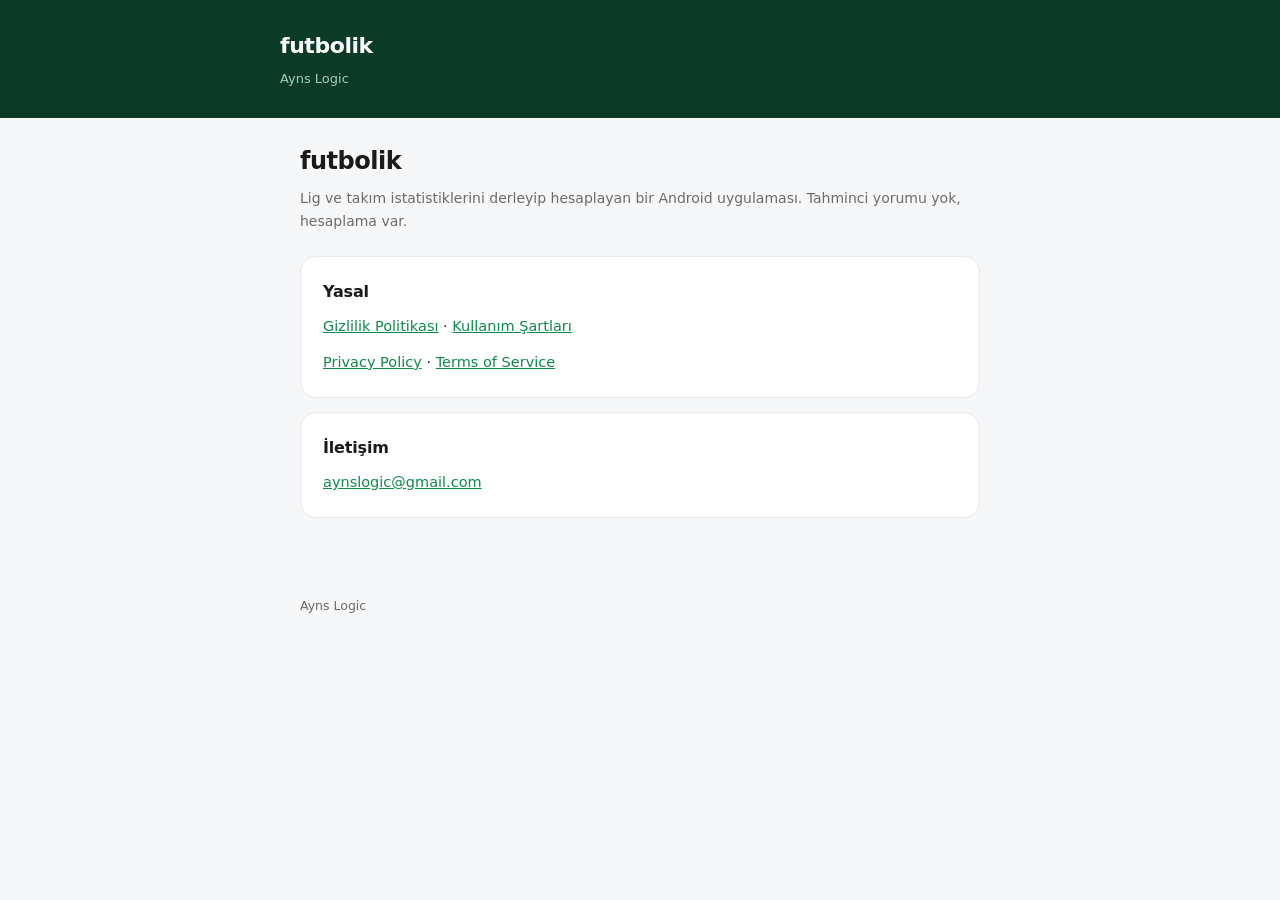
<file: index.html>
<!doctype html>
<html lang="tr">
<head>
<meta charset="utf-8">
<meta name="viewport" content="width=device-width, initial-scale=1">
<title>futbolik</title>
<meta name="description" content="futbolik — lig ve takım istatistiklerini derleyip hesaplayan Android uygulaması. Ayns Logic.">
<link rel="stylesheet" href="assets/legal.css">
</head>
<body>

<header>
  <div class="wrap">
    <a class="brand" href="./">futbolik</a>
    <p>Ayns Logic</p>
  </div>
</header>

<main>
  <h1>futbolik</h1>
  <p class="lead" style="margin-bottom:22px">
    Lig ve takım istatistiklerini derleyip hesaplayan bir Android uygulaması.
    Tahminci yorumu yok, hesaplama var.
  </p>

  <section>
    <h2>Yasal</h2>
    <p>
      <a href="privacy.html">Gizlilik Politikası</a> ·
      <a href="terms.html">Kullanım Şartları</a>
    </p>
    <p>
      <a href="privacy-en.html">Privacy Policy</a> ·
      <a href="terms-en.html">Terms of Service</a>
    </p>
  </section>

  <section>
    <h2>İletişim</h2>
    <p><a href="mailto:aynslogic@gmail.com">aynslogic@gmail.com</a></p>
  </section>
</main>

<footer>
  Ayns Logic
</footer>

</body>
</html>
</file>
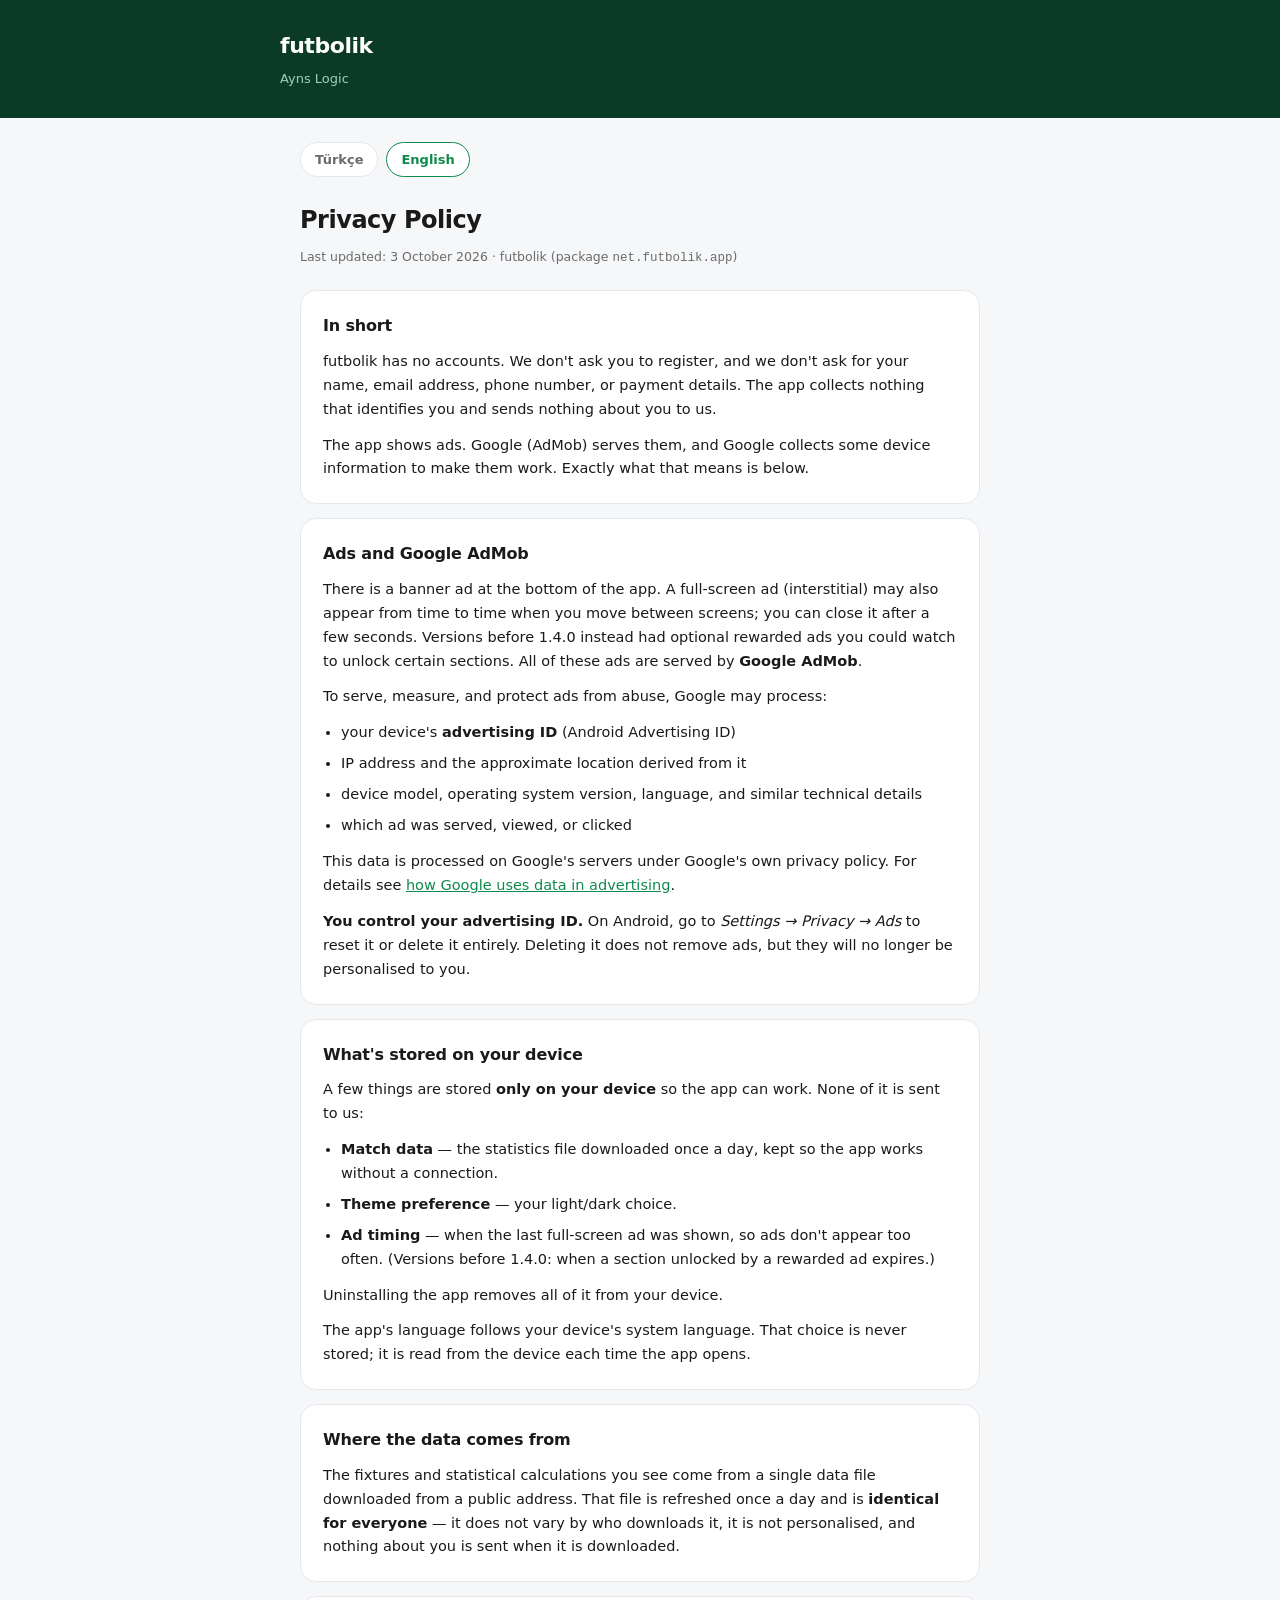
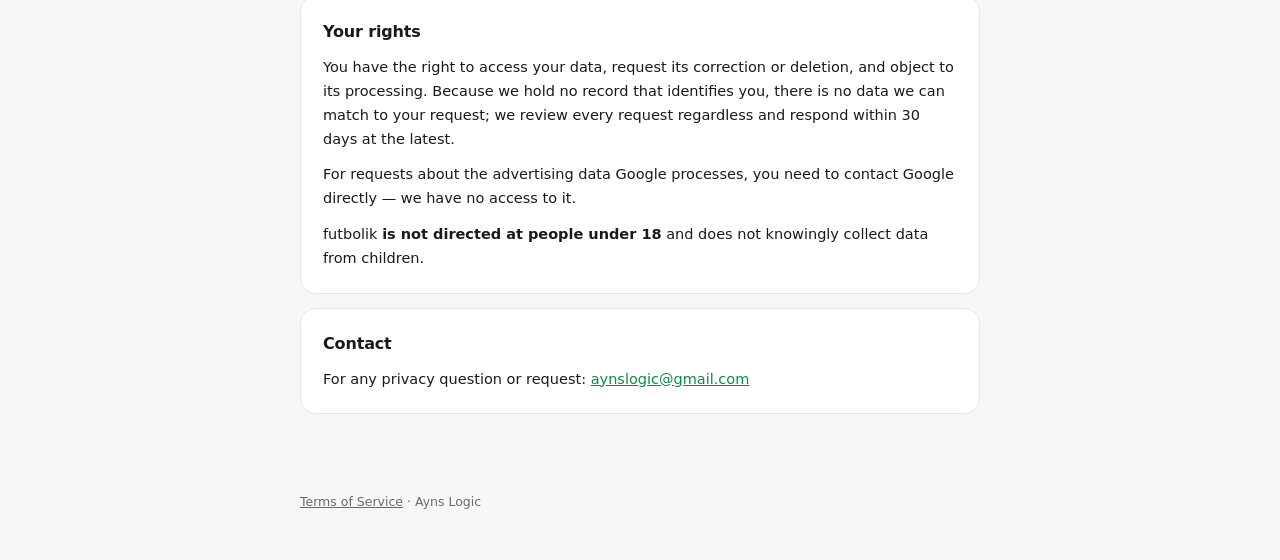
<file: privacy-en.html>
<!doctype html>
<html lang="en">
<head>
<meta charset="utf-8">
<meta name="viewport" content="width=device-width, initial-scale=1">
<title>Privacy Policy — futbolik</title>
<meta name="description" content="Privacy policy for the futbolik Android app: what is collected, what ads do, and what is stored on your device.">
<link rel="stylesheet" href="assets/legal.css">
</head>
<body>

<header>
  <div class="wrap">
    <a class="brand" href="./">futbolik</a>
    <p>Ayns Logic</p>
  </div>
</header>

<main>
  <nav class="langs">
    <a href="privacy.html">Türkçe</a>
    <a href="privacy-en.html" aria-current="true">English</a>
  </nav>

  <h1>Privacy Policy</h1>
  <p class="updated">Last updated: 3 October 2026 · futbolik (package <code>net.futbolik.app</code>)</p>

  <section>
    <h2>In short</h2>
    <p>futbolik has no accounts. We don't ask you to register, and we don't ask for your name, email address, phone number, or payment details. The app collects nothing that identifies you and sends nothing about you to us.</p>
    <p>The app shows ads. Google (AdMob) serves them, and Google collects some device information to make them work. Exactly what that means is below.</p>
  </section>

  <section>
    <h2>Ads and Google AdMob</h2>
    <p>There is a banner ad at the bottom of the app. A full-screen ad (interstitial) may also appear from time to time when you move between screens; you can close it after a few seconds. Versions before 1.4.0 instead had optional rewarded ads you could watch to unlock certain sections. All of these ads are served by <strong>Google AdMob</strong>.</p>
    <p>To serve, measure, and protect ads from abuse, Google may process:</p>
    <ul>
      <li>your device's <strong>advertising ID</strong> (Android Advertising ID)</li>
      <li>IP address and the approximate location derived from it</li>
      <li>device model, operating system version, language, and similar technical details</li>
      <li>which ad was served, viewed, or clicked</li>
    </ul>
    <p>This data is processed on Google's servers under Google's own privacy policy. For details see <a href="https://policies.google.com/technologies/ads" rel="noopener">how Google uses data in advertising</a>.</p>
    <p><strong>You control your advertising ID.</strong> On Android, go to <em>Settings → Privacy → Ads</em> to reset it or delete it entirely. Deleting it does not remove ads, but they will no longer be personalised to you.</p>
  </section>

  <section>
    <h2>What's stored on your device</h2>
    <p>A few things are stored <strong>only on your device</strong> so the app can work. None of it is sent to us:</p>
    <ul>
      <li><strong>Match data</strong> — the statistics file downloaded once a day, kept so the app works without a connection.</li>
      <li><strong>Theme preference</strong> — your light/dark choice.</li>
      <li><strong>Ad timing</strong> — when the last full-screen ad was shown, so ads don't appear too often. (Versions before 1.4.0: when a section unlocked by a rewarded ad expires.)</li>
    </ul>
    <p>Uninstalling the app removes all of it from your device.</p>
    <p>The app's language follows your device's system language. That choice is never stored; it is read from the device each time the app opens.</p>
  </section>

  <section>
    <h2>Where the data comes from</h2>
    <p>The fixtures and statistical calculations you see come from a single data file downloaded from a public address. That file is refreshed once a day and is <strong>identical for everyone</strong> — it does not vary by who downloads it, it is not personalised, and nothing about you is sent when it is downloaded.</p>
  </section>

  <section>
    <h2>Your rights</h2>
    <p>You have the right to access your data, request its correction or deletion, and object to its processing. Because we hold no record that identifies you, there is no data we can match to your request; we review every request regardless and respond within 30 days at the latest.</p>
    <p>For requests about the advertising data Google processes, you need to contact Google directly — we have no access to it.</p>
    <p>futbolik <strong>is not directed at people under 18</strong> and does not knowingly collect data from children.</p>
  </section>

  <section>
    <h2>Contact</h2>
    <p>For any privacy question or request: <a href="mailto:aynslogic@gmail.com">aynslogic@gmail.com</a></p>
  </section>
</main>

<footer>
  <a href="terms-en.html">Terms of Service</a> · Ayns Logic
</footer>

</body>
</html>
</file>
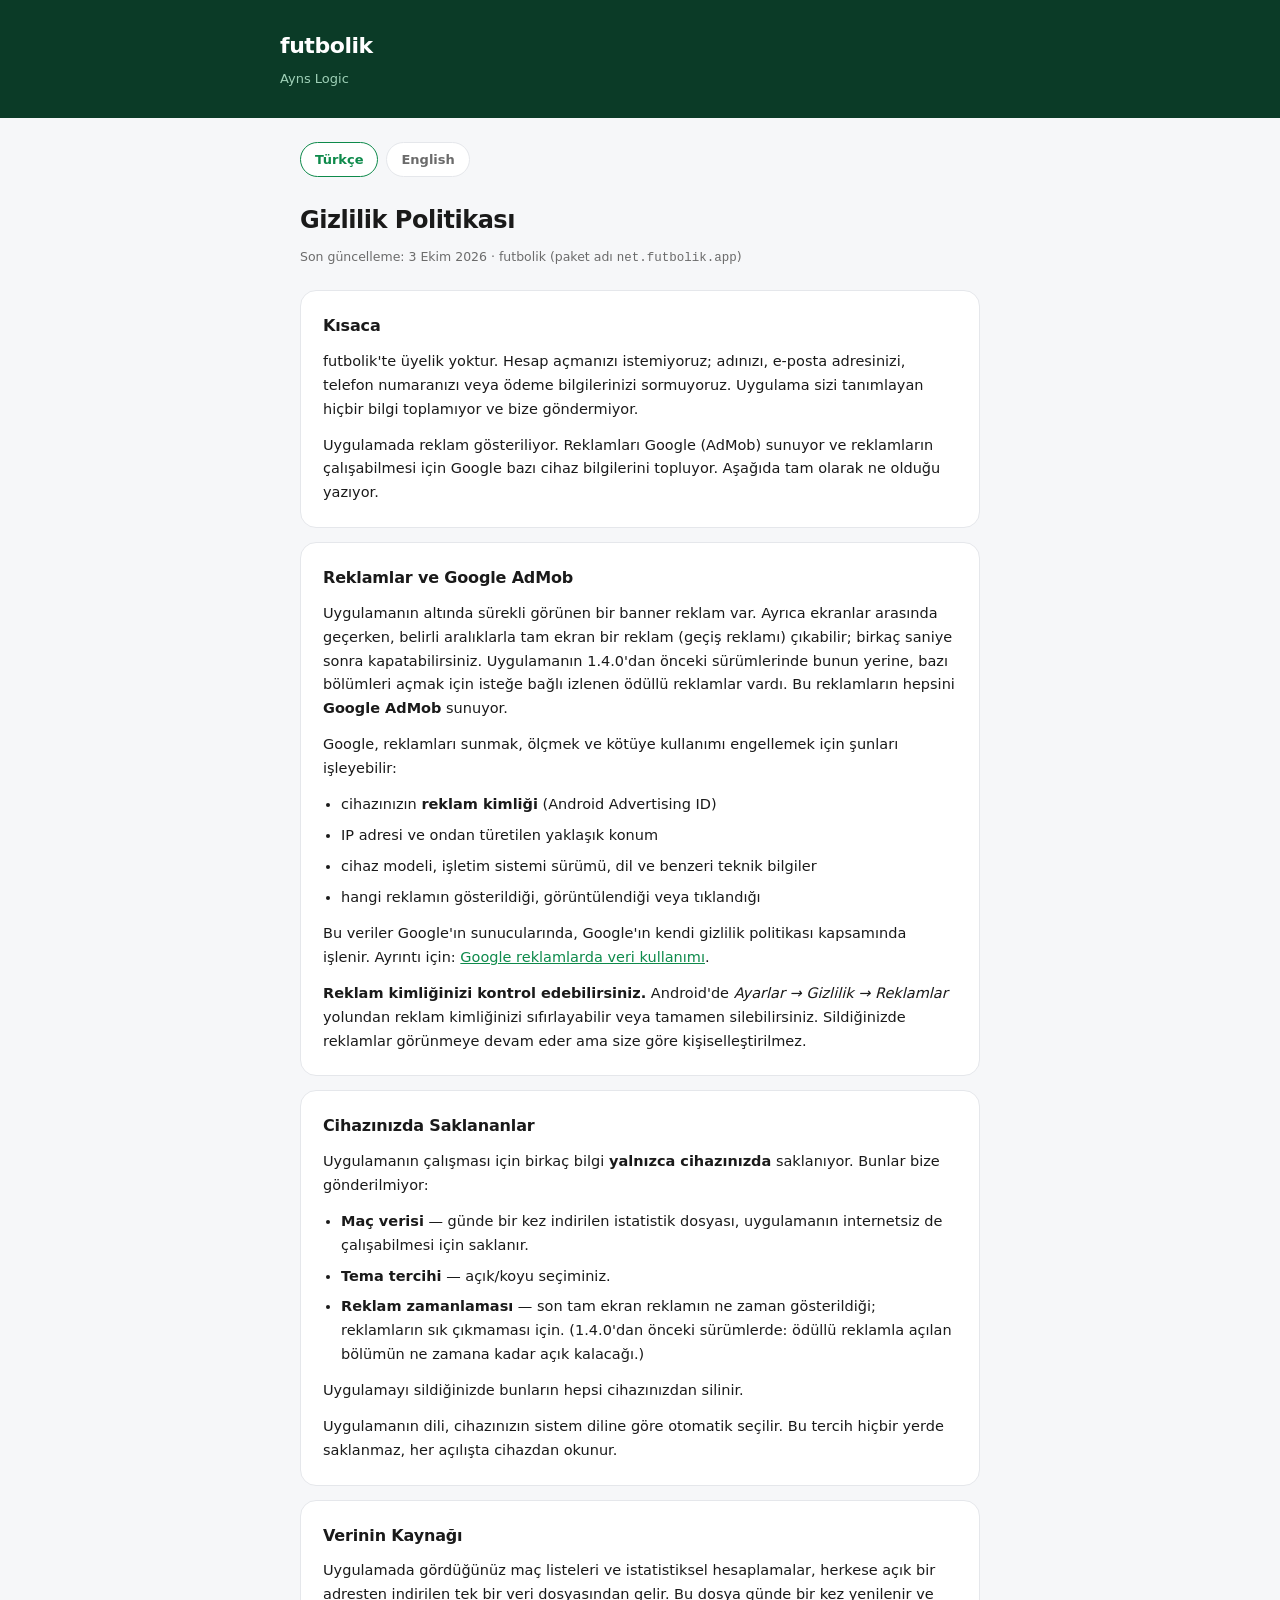
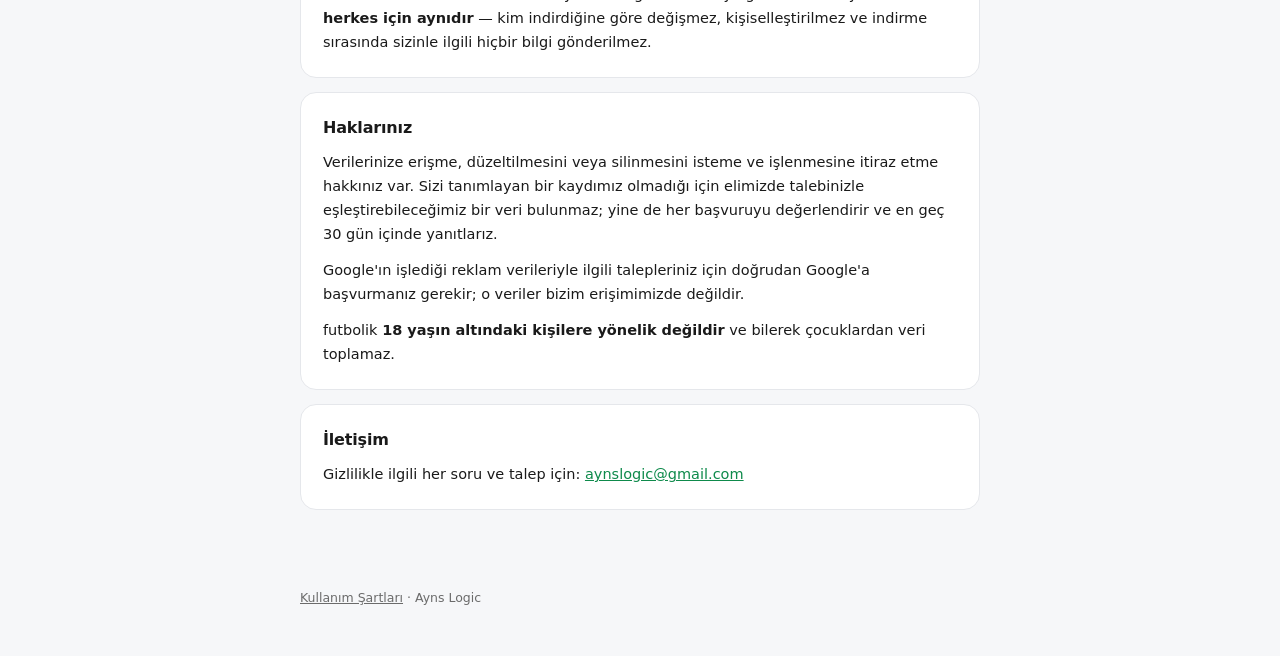
<file: privacy.html>
<!doctype html>
<html lang="tr">
<head>
<meta charset="utf-8">
<meta name="viewport" content="width=device-width, initial-scale=1">
<title>Gizlilik Politikası — futbolik</title>
<meta name="description" content="futbolik Android uygulamasının gizlilik politikası: hangi veriler toplanır, reklamlar ne yapar, cihazınızda ne saklanır.">
<link rel="stylesheet" href="assets/legal.css">
</head>
<body>

<header>
  <div class="wrap">
    <a class="brand" href="./">futbolik</a>
    <p>Ayns Logic</p>
  </div>
</header>

<main>
  <nav class="langs">
    <a href="privacy.html" aria-current="true">Türkçe</a>
    <a href="privacy-en.html">English</a>
  </nav>

  <h1>Gizlilik Politikası</h1>
  <p class="updated">Son güncelleme: 3 Ekim 2026 · futbolik (paket adı <code>net.futbolik.app</code>)</p>

  <section>
    <h2>Kısaca</h2>
    <p>futbolik'te üyelik yoktur. Hesap açmanızı istemiyoruz; adınızı, e-posta adresinizi, telefon numaranızı veya ödeme bilgilerinizi sormuyoruz. Uygulama sizi tanımlayan hiçbir bilgi toplamıyor ve bize göndermiyor.</p>
    <p>Uygulamada reklam gösteriliyor. Reklamları Google (AdMob) sunuyor ve reklamların çalışabilmesi için Google bazı cihaz bilgilerini topluyor. Aşağıda tam olarak ne olduğu yazıyor.</p>
  </section>

  <section>
    <h2>Reklamlar ve Google AdMob</h2>
    <p>Uygulamanın altında sürekli görünen bir banner reklam var. Ayrıca ekranlar arasında geçerken, belirli aralıklarla tam ekran bir reklam (geçiş reklamı) çıkabilir; birkaç saniye sonra kapatabilirsiniz. Uygulamanın 1.4.0'dan önceki sürümlerinde bunun yerine, bazı bölümleri açmak için isteğe bağlı izlenen ödüllü reklamlar vardı. Bu reklamların hepsini <strong>Google AdMob</strong> sunuyor.</p>
    <p>Google, reklamları sunmak, ölçmek ve kötüye kullanımı engellemek için şunları işleyebilir:</p>
    <ul>
      <li>cihazınızın <strong>reklam kimliği</strong> (Android Advertising ID)</li>
      <li>IP adresi ve ondan türetilen yaklaşık konum</li>
      <li>cihaz modeli, işletim sistemi sürümü, dil ve benzeri teknik bilgiler</li>
      <li>hangi reklamın gösterildiği, görüntülendiği veya tıklandığı</li>
    </ul>
    <p>Bu veriler Google'ın sunucularında, Google'ın kendi gizlilik politikası kapsamında işlenir. Ayrıntı için: <a href="https://policies.google.com/technologies/ads" rel="noopener">Google reklamlarda veri kullanımı</a>.</p>
    <p><strong>Reklam kimliğinizi kontrol edebilirsiniz.</strong> Android'de <em>Ayarlar → Gizlilik → Reklamlar</em> yolundan reklam kimliğinizi sıfırlayabilir veya tamamen silebilirsiniz. Sildiğinizde reklamlar görünmeye devam eder ama size göre kişiselleştirilmez.</p>
  </section>

  <section>
    <h2>Cihazınızda Saklananlar</h2>
    <p>Uygulamanın çalışması için birkaç bilgi <strong>yalnızca cihazınızda</strong> saklanıyor. Bunlar bize gönderilmiyor:</p>
    <ul>
      <li><strong>Maç verisi</strong> — günde bir kez indirilen istatistik dosyası, uygulamanın internetsiz de çalışabilmesi için saklanır.</li>
      <li><strong>Tema tercihi</strong> — açık/koyu seçiminiz.</li>
      <li><strong>Reklam zamanlaması</strong> — son tam ekran reklamın ne zaman gösterildiği; reklamların sık çıkmaması için. (1.4.0'dan önceki sürümlerde: ödüllü reklamla açılan bölümün ne zamana kadar açık kalacağı.)</li>
    </ul>
    <p>Uygulamayı sildiğinizde bunların hepsi cihazınızdan silinir.</p>
    <p>Uygulamanın dili, cihazınızın sistem diline göre otomatik seçilir. Bu tercih hiçbir yerde saklanmaz, her açılışta cihazdan okunur.</p>
  </section>

  <section>
    <h2>Verinin Kaynağı</h2>
    <p>Uygulamada gördüğünüz maç listeleri ve istatistiksel hesaplamalar, herkese açık bir adresten indirilen tek bir veri dosyasından gelir. Bu dosya günde bir kez yenilenir ve <strong>herkes için aynıdır</strong> — kim indirdiğine göre değişmez, kişiselleştirilmez ve indirme sırasında sizinle ilgili hiçbir bilgi gönderilmez.</p>
  </section>

  <section>
    <h2>Haklarınız</h2>
    <p>Verilerinize erişme, düzeltilmesini veya silinmesini isteme ve işlenmesine itiraz etme hakkınız var. Sizi tanımlayan bir kaydımız olmadığı için elimizde talebinizle eşleştirebileceğimiz bir veri bulunmaz; yine de her başvuruyu değerlendirir ve en geç 30 gün içinde yanıtlarız.</p>
    <p>Google'ın işlediği reklam verileriyle ilgili talepleriniz için doğrudan Google'a başvurmanız gerekir; o veriler bizim erişimimizde değildir.</p>
    <p>futbolik <strong>18 yaşın altındaki kişilere yönelik değildir</strong> ve bilerek çocuklardan veri toplamaz.</p>
  </section>

  <section>
    <h2>İletişim</h2>
    <p>Gizlilikle ilgili her soru ve talep için: <a href="mailto:aynslogic@gmail.com">aynslogic@gmail.com</a></p>
  </section>
</main>

<footer>
  <a href="terms.html">Kullanım Şartları</a> · Ayns Logic
</footer>

</body>
</html>
</file>
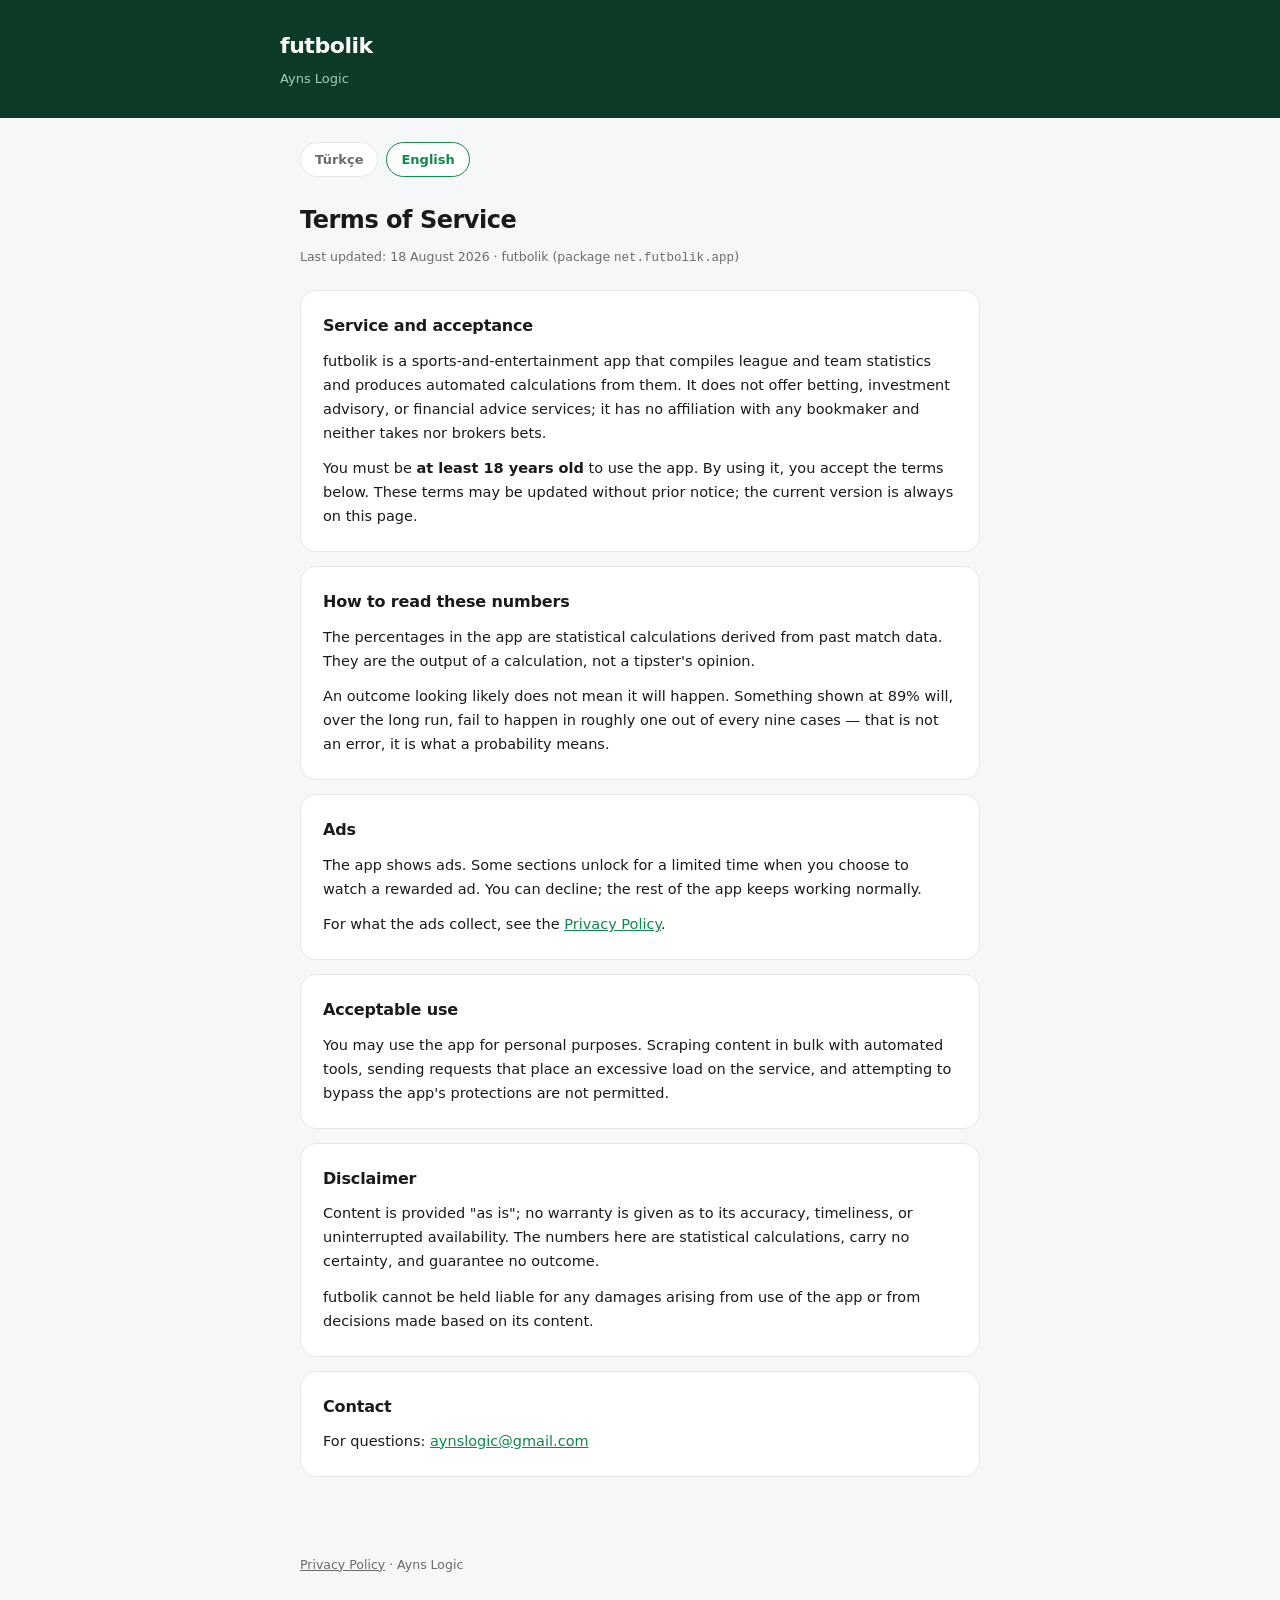
<file: terms-en.html>
<!doctype html>
<html lang="en">
<head>
<meta charset="utf-8">
<meta name="viewport" content="width=device-width, initial-scale=1">
<title>Terms of Service — futbolik</title>
<meta name="description" content="The terms that apply when using the futbolik Android app.">
<link rel="stylesheet" href="assets/legal.css">
</head>
<body>

<header>
  <div class="wrap">
    <a class="brand" href="./">futbolik</a>
    <p>Ayns Logic</p>
  </div>
</header>

<main>
  <nav class="langs">
    <a href="terms.html">Türkçe</a>
    <a href="terms-en.html" aria-current="true">English</a>
  </nav>

  <h1>Terms of Service</h1>
  <p class="updated">Last updated: 18 August 2026 · futbolik (package <code>net.futbolik.app</code>)</p>

  <section>
    <h2>Service and acceptance</h2>
    <p>futbolik is a sports-and-entertainment app that compiles league and team statistics and produces automated calculations from them. It does not offer betting, investment advisory, or financial advice services; it has no affiliation with any bookmaker and neither takes nor brokers bets.</p>
    <p>You must be <strong>at least 18 years old</strong> to use the app. By using it, you accept the terms below. These terms may be updated without prior notice; the current version is always on this page.</p>
  </section>

  <section>
    <h2>How to read these numbers</h2>
    <p>The percentages in the app are statistical calculations derived from past match data. They are the output of a calculation, not a tipster's opinion.</p>
    <p>An outcome looking likely does not mean it will happen. Something shown at 89% will, over the long run, fail to happen in roughly one out of every nine cases — that is not an error, it is what a probability means.</p>
  </section>

  <section>
    <h2>Ads</h2>
    <p>The app shows ads. Some sections unlock for a limited time when you choose to watch a rewarded ad. You can decline; the rest of the app keeps working normally.</p>
    <p>For what the ads collect, see the <a href="privacy-en.html">Privacy Policy</a>.</p>
  </section>

  <section>
    <h2>Acceptable use</h2>
    <p>You may use the app for personal purposes. Scraping content in bulk with automated tools, sending requests that place an excessive load on the service, and attempting to bypass the app's protections are not permitted.</p>
  </section>

  <section>
    <h2>Disclaimer</h2>
    <p>Content is provided "as is"; no warranty is given as to its accuracy, timeliness, or uninterrupted availability. The numbers here are statistical calculations, carry no certainty, and guarantee no outcome.</p>
    <p>futbolik cannot be held liable for any damages arising from use of the app or from decisions made based on its content.</p>
  </section>

  <section>
    <h2>Contact</h2>
    <p>For questions: <a href="mailto:aynslogic@gmail.com">aynslogic@gmail.com</a></p>
  </section>
</main>

<footer>
  <a href="privacy-en.html">Privacy Policy</a> · Ayns Logic
</footer>

</body>
</html>
</file>
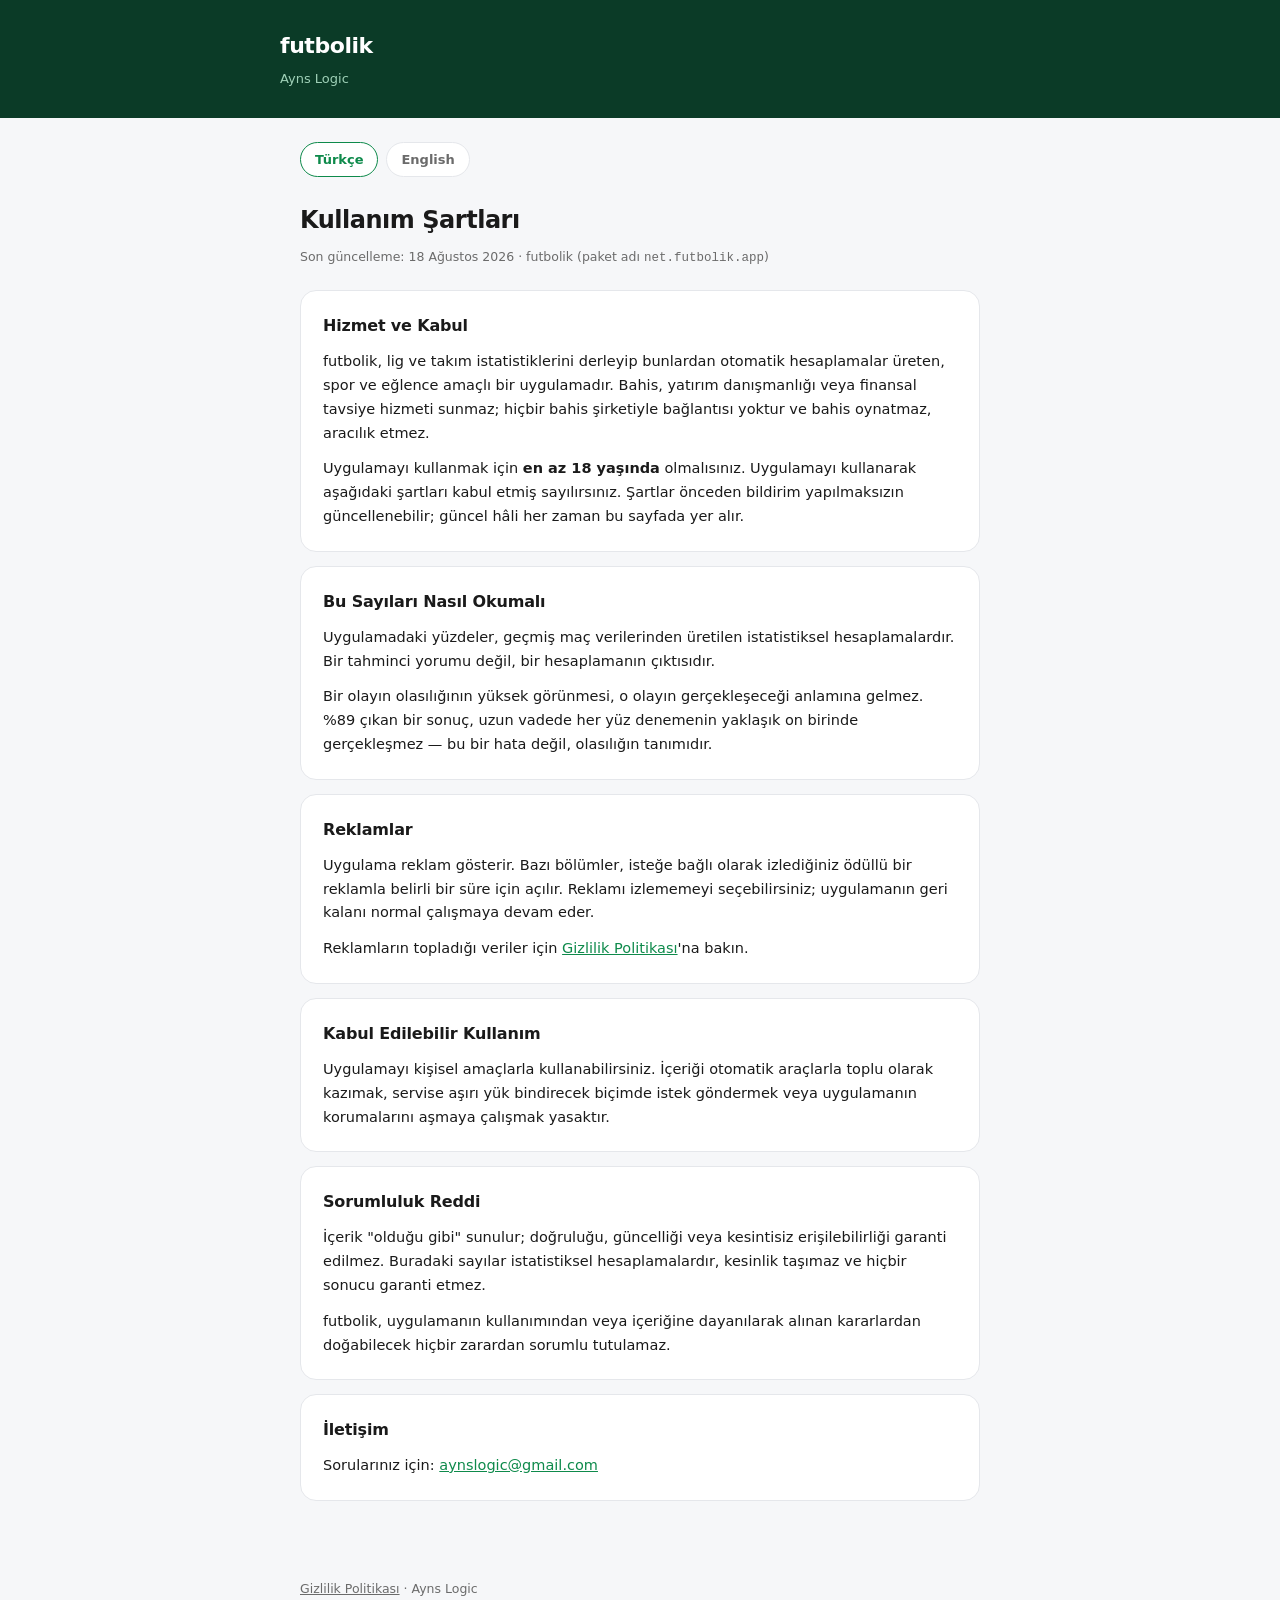
<file: terms.html>
<!doctype html>
<html lang="tr">
<head>
<meta charset="utf-8">
<meta name="viewport" content="width=device-width, initial-scale=1">
<title>Kullanım Şartları — futbolik</title>
<meta name="description" content="futbolik Android uygulamasını kullanırken geçerli olan şartlar.">
<link rel="stylesheet" href="assets/legal.css">
</head>
<body>

<header>
  <div class="wrap">
    <a class="brand" href="./">futbolik</a>
    <p>Ayns Logic</p>
  </div>
</header>

<main>
  <nav class="langs">
    <a href="terms.html" aria-current="true">Türkçe</a>
    <a href="terms-en.html">English</a>
  </nav>

  <h1>Kullanım Şartları</h1>
  <p class="updated">Son güncelleme: 18 Ağustos 2026 · futbolik (paket adı <code>net.futbolik.app</code>)</p>

  <section>
    <h2>Hizmet ve Kabul</h2>
    <p>futbolik, lig ve takım istatistiklerini derleyip bunlardan otomatik hesaplamalar üreten, spor ve eğlence amaçlı bir uygulamadır. Bahis, yatırım danışmanlığı veya finansal tavsiye hizmeti sunmaz; hiçbir bahis şirketiyle bağlantısı yoktur ve bahis oynatmaz, aracılık etmez.</p>
    <p>Uygulamayı kullanmak için <strong>en az 18 yaşında</strong> olmalısınız. Uygulamayı kullanarak aşağıdaki şartları kabul etmiş sayılırsınız. Şartlar önceden bildirim yapılmaksızın güncellenebilir; güncel hâli her zaman bu sayfada yer alır.</p>
  </section>

  <section>
    <h2>Bu Sayıları Nasıl Okumalı</h2>
    <p>Uygulamadaki yüzdeler, geçmiş maç verilerinden üretilen istatistiksel hesaplamalardır. Bir tahminci yorumu değil, bir hesaplamanın çıktısıdır.</p>
    <p>Bir olayın olasılığının yüksek görünmesi, o olayın gerçekleşeceği anlamına gelmez. %89 çıkan bir sonuç, uzun vadede her yüz denemenin yaklaşık on birinde gerçekleşmez — bu bir hata değil, olasılığın tanımıdır.</p>
  </section>

  <section>
    <h2>Reklamlar</h2>
    <p>Uygulama reklam gösterir. Bazı bölümler, isteğe bağlı olarak izlediğiniz ödüllü bir reklamla belirli bir süre için açılır. Reklamı izlememeyi seçebilirsiniz; uygulamanın geri kalanı normal çalışmaya devam eder.</p>
    <p>Reklamların topladığı veriler için <a href="privacy.html">Gizlilik Politikası</a>'na bakın.</p>
  </section>

  <section>
    <h2>Kabul Edilebilir Kullanım</h2>
    <p>Uygulamayı kişisel amaçlarla kullanabilirsiniz. İçeriği otomatik araçlarla toplu olarak kazımak, servise aşırı yük bindirecek biçimde istek göndermek veya uygulamanın korumalarını aşmaya çalışmak yasaktır.</p>
  </section>

  <section>
    <h2>Sorumluluk Reddi</h2>
    <p>İçerik "olduğu gibi" sunulur; doğruluğu, güncelliği veya kesintisiz erişilebilirliği garanti edilmez. Buradaki sayılar istatistiksel hesaplamalardır, kesinlik taşımaz ve hiçbir sonucu garanti etmez.</p>
    <p>futbolik, uygulamanın kullanımından veya içeriğine dayanılarak alınan kararlardan doğabilecek hiçbir zarardan sorumlu tutulamaz.</p>
  </section>

  <section>
    <h2>İletişim</h2>
    <p>Sorularınız için: <a href="mailto:aynslogic@gmail.com">aynslogic@gmail.com</a></p>
  </section>
</main>

<footer>
  <a href="privacy.html">Gizlilik Politikası</a> · Ayns Logic
</footer>

</body>
</html>
</file>
<file: assets/legal.css>
/* futbolik yasal sayfaları - gizlilik ve şartlar.
   Uygulamanın palet ve tipografisiyle aynı dilde, ama tek dosyalık statik
   sayfalar oldukları için font CDN'den değil sistem yığınından geliyor:
   bu sayfaları çoğunlukla Play'in inceleme ekibi ve arada bir kullanıcı
   açacak, 300 KB font indirtmenin anlamı yok. */
:root {
  --bg: #f6f7f9;
  --card: #ffffff;
  --border: #e5e7eb;
  --text: #1a1a1a;
  --muted: #6b6b6b;
  --accent: #0e8a4b;
  --chrome: #0b3b27;
}
@media (prefers-color-scheme: dark) {
  :root {
    --bg: #131519;
    --card: #1c1f24;
    --border: #2a2e34;
    --text: #edeef0;
    --muted: #9aa1ac;
    --accent: #34d399;
    --chrome: #0b3b27;
  }
}

* { box-sizing: border-box; margin: 0; padding: 0; }

body {
  background: var(--bg);
  color: var(--text);
  font-family: system-ui, -apple-system, "Segoe UI", Roboto, sans-serif;
  line-height: 1.65;
  -webkit-font-smoothing: antialiased;
}

header {
  background: var(--chrome);
  padding: 28px 20px;
}
header .wrap { max-width: 720px; margin: 0 auto; }
header a.brand {
  color: #fff;
  font-size: 22px;
  font-weight: 700;
  letter-spacing: -0.02em;
  text-decoration: none;
}
header p { color: #9fd0b7; font-size: 13px; margin-top: 4px; }

main { max-width: 720px; margin: 0 auto; padding: 24px 20px 64px; }

nav.langs {
  display: flex;
  gap: 8px;
  margin-bottom: 24px;
}
nav.langs a {
  border: 1px solid var(--border);
  background: var(--card);
  border-radius: 999px;
  padding: 6px 14px;
  font-size: 13px;
  font-weight: 600;
  color: var(--muted);
  text-decoration: none;
}
nav.langs a[aria-current="true"] {
  border-color: var(--accent);
  color: var(--accent);
}

section {
  background: var(--card);
  border: 1px solid var(--border);
  border-radius: 16px;
  padding: 22px;
  margin-bottom: 14px;
}

h1 { font-size: 24px; font-weight: 700; margin-bottom: 6px; letter-spacing: -0.02em; }
h2 { font-size: 16px; font-weight: 650; margin-bottom: 10px; letter-spacing: -0.01em; }
p  { font-size: 14.5px; color: var(--text); margin-bottom: 12px; }
p:last-child { margin-bottom: 0; }
ul { margin: 0 0 12px 18px; }
li { font-size: 14.5px; margin-bottom: 7px; }
a { color: var(--accent); }
.updated { font-size: 12.5px; color: var(--muted); margin-bottom: 22px; }
.lead { color: var(--muted); font-size: 14px; }

footer {
  max-width: 720px;
  margin: 0 auto;
  padding: 0 20px 48px;
  font-size: 12.5px;
  color: var(--muted);
}
footer a { color: var(--muted); }
</file>
